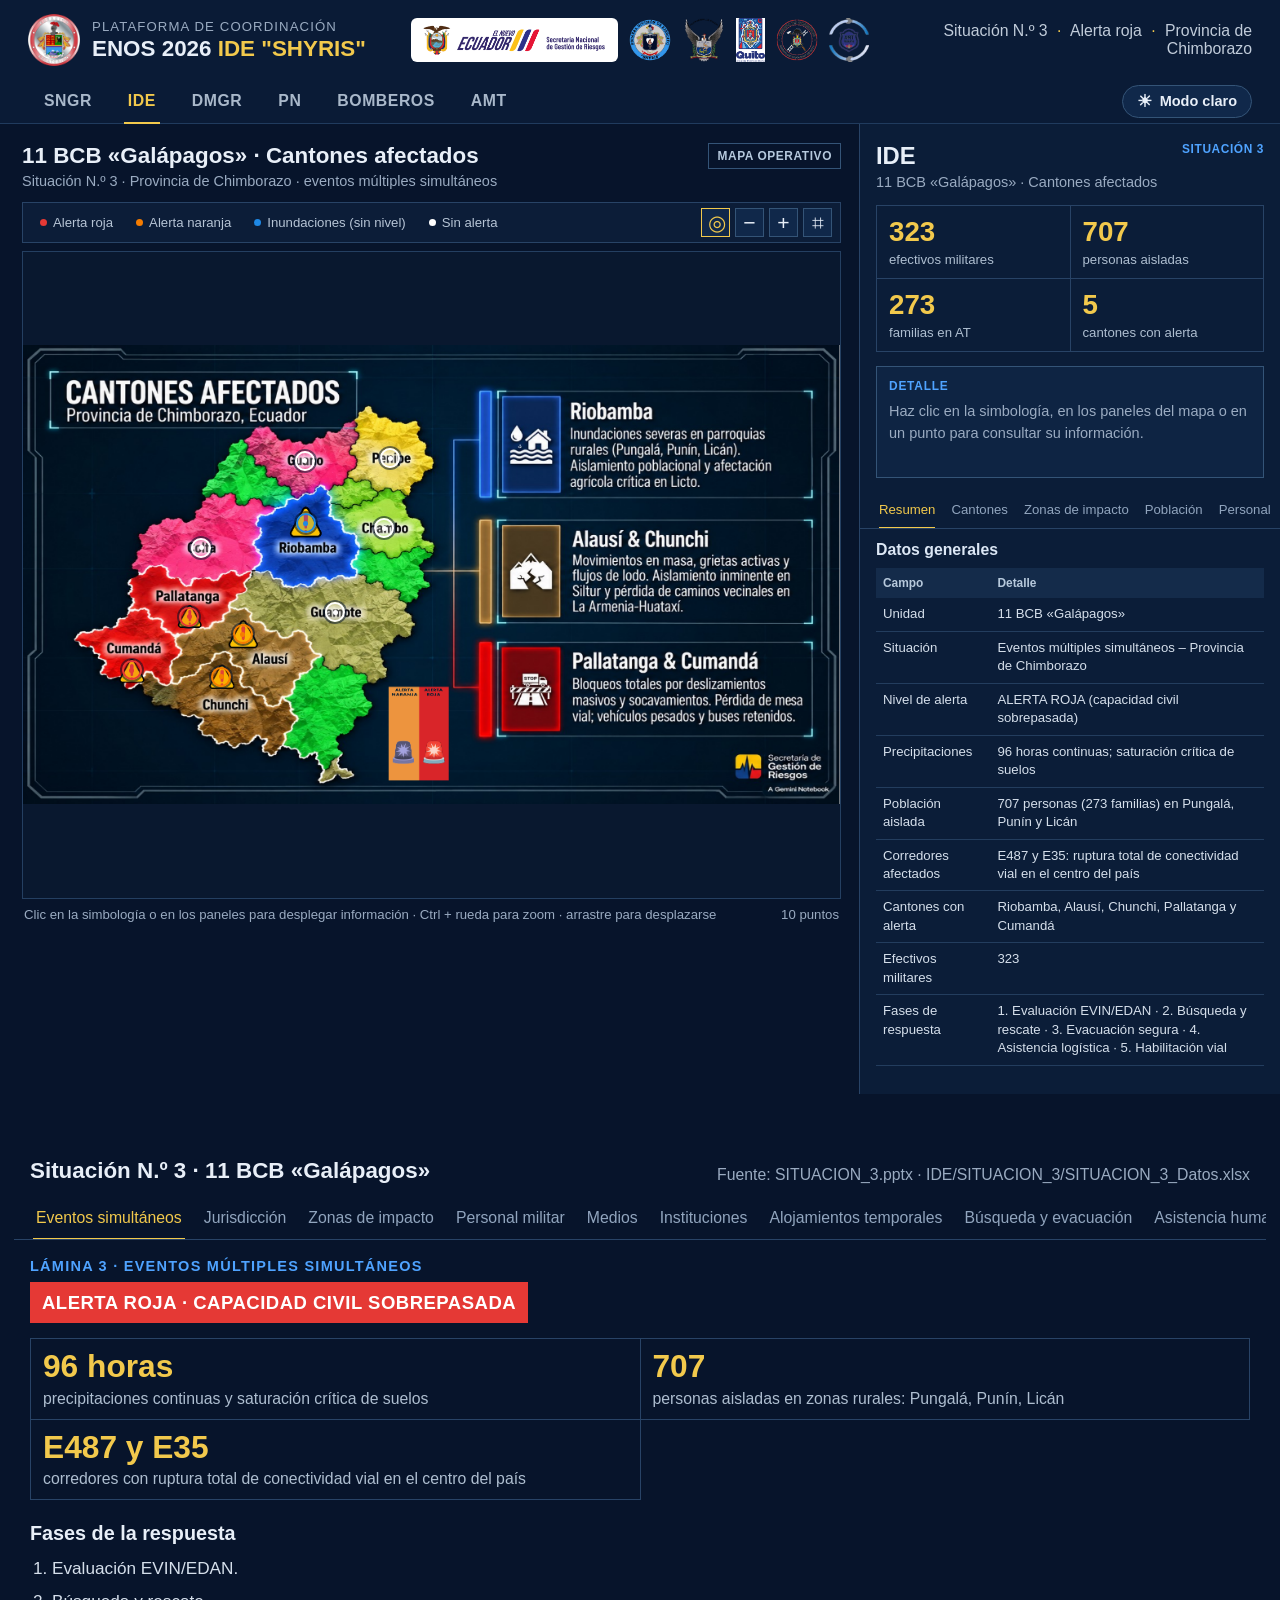
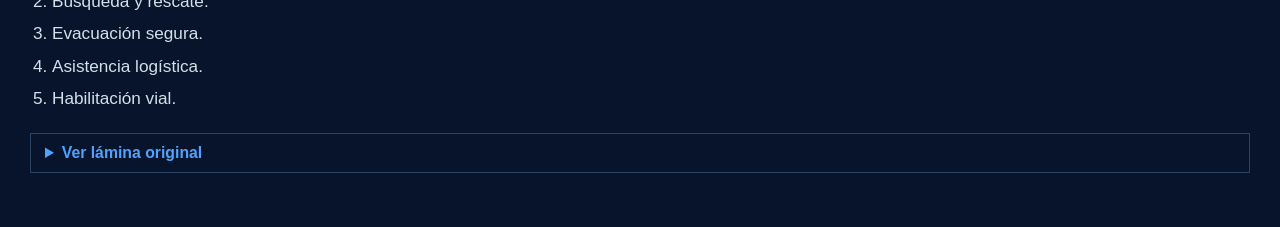
<file: index.html>
<!doctype html>
<html lang="es">
<head>
  <meta charset="utf-8">
  <meta name="viewport" content="width=device-width, initial-scale=1">
  <meta name="theme-color" content="#07142b">
  <title>ENOS 2026 IDE "SHYRIS"</title>
  <script>
    // Aplica el tema guardado antes de pintar la página para evitar un parpadeo.
    try { if (localStorage.getItem("enos-theme") === "light") document.documentElement.dataset.theme = "light"; } catch (error) {}
  </script>
  <link rel="stylesheet" href="css/styles.css">
  <script src="js/data.js" defer></script>
  <script src="js/dmgr-data.js" defer></script>
  <script src="js/ide-data.js" defer></script>
  <script src="js/plan-data.js" defer></script>
  <script src="js/bomberos-data.js" defer></script>
  <script src="js/app.js" defer></script>
</head>
<meta name="viewport" content="width=device-width, initial-scale=1.0">
<body>
  <header class="topbar">
    <div class="brand-lockup">
      <img class="brand-mark" src="LOGOS/00-ejercito-ecuatoriano.png" alt="Ejército Ecuatoriano">
      <div>
        <p class="brand-kicker">Plataforma de coordinación</p>
        <h1>ENOS 2026 <span>IDE</span> <span>"SHYRIS"</span></h1>
      </div>
    </div>
    <div class="logo-strip" aria-label="Instituciones participantes">
      <img class="logo-wide" src="LOGOS/01-sngr.png" alt="Secretaría Nacional de Gestión de Riesgos" title="Secretaría Nacional de Gestión de Riesgos">
      <img src="LOGOS/02-ide-shyris.png" alt="Primera División de Ejército «Shyris»" title="I-D.E. «Shyris»">
      <img src="LOGOS/03-policia-nacional.png" alt="Policía Nacional del Ecuador" title="Policía Nacional del Ecuador">
      <img src="LOGOS/04-alcaldia-quito.png" alt="Alcaldía Metropolitana de Quito" title="Alcaldía Metropolitana de Quito">
      <img src="LOGOS/05-bomberos-quito.png" alt="Cuerpo de Bomberos del Distrito Metropolitano de Quito" title="Cuerpo de Bomberos de Quito">
      <img src="LOGOS/06-amt.png" alt="Agencia Metropolitana de Tránsito" title="AMT">
    </div>
    <p class="event-meta">Evento 8 <span>·</span> 02/11/2028 – 01:00 <span>·</span> Distrito Metropolitano de Quito</p>
    <nav class="primary-nav" aria-label="Secciones principales">
      <a href="#sngr" data-route="sngr">SNGR</a>
      <a href="#ide" data-route="ide">IDE</a>
      <a href="#dmgr" data-route="dmgr">DMGR</a>
      <a href="#pn" data-route="pn">PN</a>
      <a href="#bomberos" data-route="bomberos">BOMBEROS</a>
      <a href="#amt" data-route="amt">AMT</a>
      <button class="theme-toggle" type="button" aria-pressed="true"><span aria-hidden="true">☀</span><span class="theme-toggle-label">Modo claro</span></button>
    </nav>
  </header>
  <main id="app-main" tabindex="-1"></main>
</body>
</html>
</file>
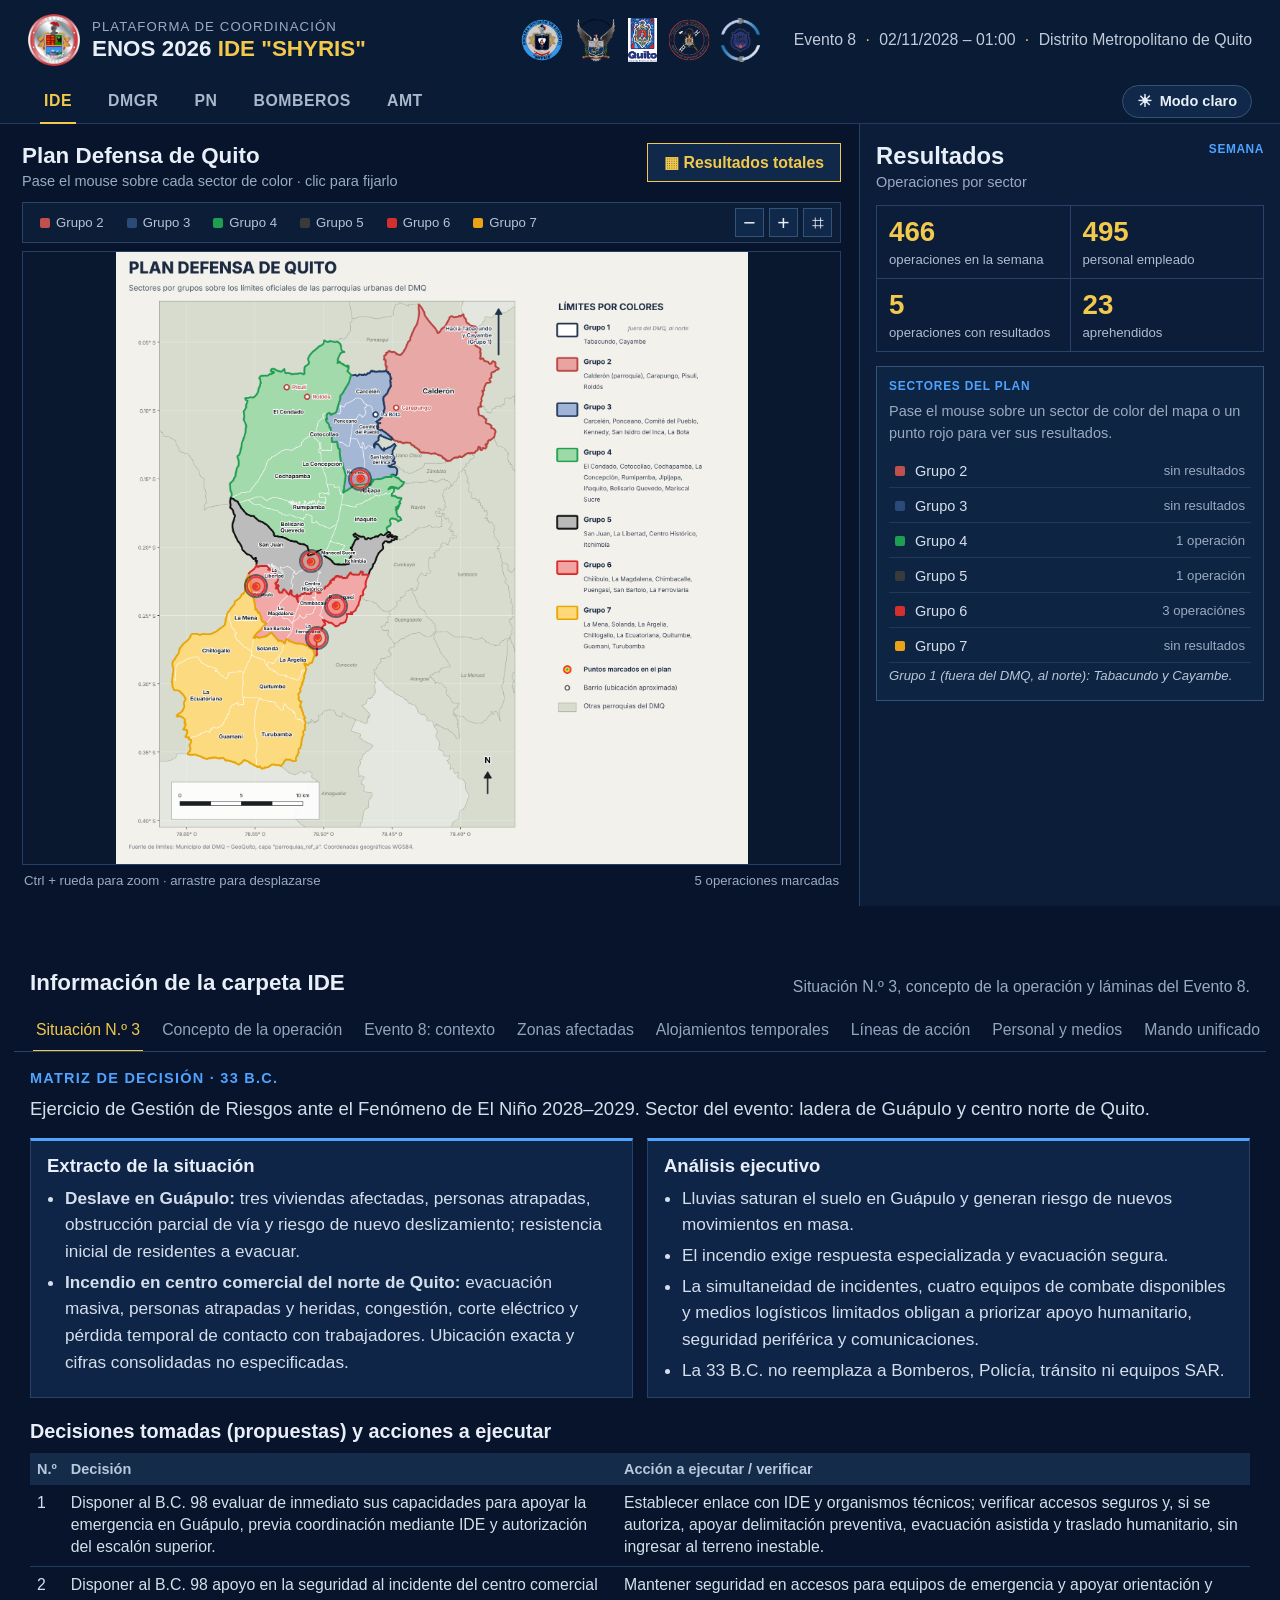
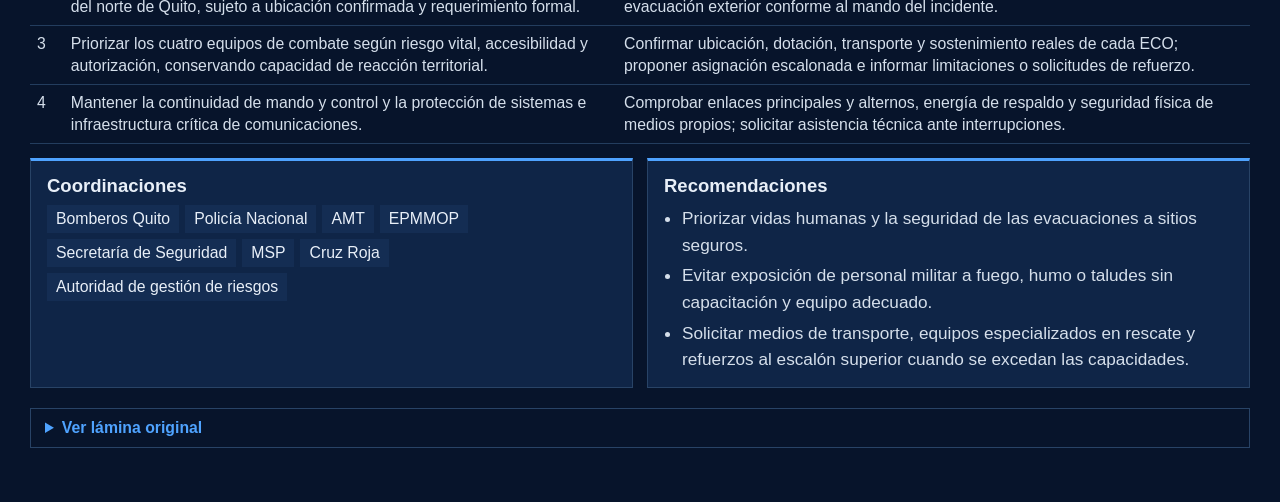
<file: ENOS_2026_IDE_SHYRIS/index.html>
<!doctype html>
<html lang="es">
<head>
  <meta charset="utf-8">
  <meta name="viewport" content="width=device-width, initial-scale=1">
  <meta name="theme-color" content="#07142b">
  <title>ENOS 2026 IDE "SHYRIS"</title>
  <script>
    // Aplica el tema guardado antes de pintar la página para evitar un parpadeo.
    try { if (localStorage.getItem("enos-theme") === "light") document.documentElement.dataset.theme = "light"; } catch (error) {}
  </script>
  <link rel="stylesheet" href="css/styles.css">
  <script src="js/data.js" defer></script>
  <script src="js/dmgr-data.js" defer></script>
  <script src="js/ide-data.js" defer></script>
  <script src="js/plan-data.js" defer></script>
  <script src="js/bomberos-data.js" defer></script>
  <script src="js/app.js" defer></script>
</head>
<body>
  <header class="topbar">
    <div class="brand-lockup">
      <img class="brand-mark" src="LOGOS/00-ejercito-ecuatoriano.png" alt="Ejército Ecuatoriano">
      <div>
        <p class="brand-kicker">Plataforma de coordinación</p>
        <h1>ENOS 2026 <span>IDE</span> <span>"SHYRIS"</span></h1>
      </div>
    </div>
    <div class="logo-strip" aria-label="Instituciones participantes">
      <img src="LOGOS/01-ide-shyris.png" alt="Primera División de Ejército «Shyris»" title="I-D.E. «Shyris»">
      <img src="LOGOS/02-policia-nacional.png" alt="Policía Nacional del Ecuador" title="Policía Nacional del Ecuador">
      <img src="LOGOS/03-alcaldia-quito.png" alt="Alcaldía Metropolitana de Quito" title="Alcaldía Metropolitana de Quito">
      <img src="LOGOS/04-bomberos-quito.png" alt="Cuerpo de Bomberos del Distrito Metropolitano de Quito" title="Cuerpo de Bomberos de Quito">
      <img src="LOGOS/05-amt.png" alt="Agencia Metropolitana de Tránsito" title="AMT">
    </div>
    <p class="event-meta">Evento 8 <span>·</span> 02/11/2028 – 01:00 <span>·</span> Distrito Metropolitano de Quito</p>
    <nav class="primary-nav" aria-label="Secciones principales">
      <a href="#ide" data-route="ide">IDE</a>
      <a href="#dmgr" data-route="dmgr">DMGR</a>
      <a href="#pn" data-route="pn">PN</a>
      <a href="#bomberos" data-route="bomberos">BOMBEROS</a>
      <a href="#amt" data-route="amt">AMT</a>
      <button class="theme-toggle" type="button" aria-pressed="true"><span aria-hidden="true">☀</span><span class="theme-toggle-label">Modo claro</span></button>
    </nav>
  </header>
  <main id="app-main" tabindex="-1"></main>
</body>
</html>
</file>
<file: css/styles.css>
:root {
  color-scheme: dark;
  --ink: #e8eff8;
  --muted: #9aabc1;
  --navy: #07142b;
  --panel: #0f2547;
  --panel-raised: #142d53;
  --line: #284366;
  --yellow: #f2c94c;
  --blue: #4fa3ff;
  --green: #49bd8b;
  --red: #e53935;
  --font: "Segoe UI", Tahoma, sans-serif;
  --topbar-bg: #0a1b36;
  --topbar-line: #203b5e;
  --text-soft: #c1ccda;
  --nav-text: #a9b8ca;
  --nav-hover: #ffffff;
  --hero-line: #29476b;
  --hero-bg: linear-gradient(115deg, #102c51, #0b1c37 74%);
  --home-label: #d8e4f3;
  --hover-bg: #10284a;
  --line-strong: #345477;
  --box-bg: #0e2443;
  --text-body: #d5dfeb;
  --bomb-active-bg: #2a1730;
  --tip-bg: #0e2443f2;
  --badge-text: #b6c9dd;
  --toolbar-bg: #0c1d38;
  --chip-text: #b6c4d5;
  --viewport-line: #243f61;
  --viewport-bg: #09182f;
  --meta-text: #b8c7d9;
  --meta-strong: #e6edf6;
  --side-bg: #0b1d38;
  --kpi-label: #aebed0;
  --tab-text: #91a5be;
  --heading-soft: #dce7f5;
  --th-bg: #142b4a;
  --th-text: #b7c9dc;
  --td-line: #233d5e;
  --row-hover: #183658;
  --input-bg: #0a1b34;
  --input-line: #355274;
  --list-line: #203958;
  --list-text: #d6e0ec;
  --list-hover: #142d4d;
  --legend-text: #c1cddd;
}

/* Modo claro: se activa con data-theme="light" en <html> desde el botón del encabezado. */
:root[data-theme="light"] {
  color-scheme: light;
  --ink: #12233d;
  --muted: #56677e;
  --navy: #eef2f7;
  --panel: #ffffff;
  --panel-raised: #e6edf6;
  --line: #c9d5e3;
  --yellow: #9a6a00;
  --blue: #1565c0;
  --green: #2e7d4f;
  --red: #d32f2f;
  --topbar-bg: #ffffff;
  --topbar-line: #c9d5e3;
  --text-soft: #3d4f66;
  --nav-text: #4c5d74;
  --nav-hover: #0b1b33;
  --hero-line: #c9d5e3;
  --hero-bg: linear-gradient(115deg, #ffffff, #e8eef6 74%);
  --home-label: #23344d;
  --hover-bg: #e3ebf5;
  --line-strong: #b5c4d6;
  --box-bg: #f5f8fc;
  --text-body: #23344d;
  --bomb-active-bg: #fdecec;
  --tip-bg: #fffffff5;
  --badge-text: #3d4f66;
  --toolbar-bg: #f5f8fc;
  --chip-text: #3d4f66;
  --viewport-line: #c9d5e3;
  --viewport-bg: #dde5ef;
  --meta-text: #3d4f66;
  --meta-strong: #0b1b33;
  --side-bg: #f7f9fc;
  --kpi-label: #4c5d74;
  --tab-text: #56677e;
  --heading-soft: #12233d;
  --th-bg: #e6edf6;
  --th-text: #2c3e57;
  --td-line: #dbe3ee;
  --row-hover: #e3ebf5;
  --input-bg: #ffffff;
  --input-line: #b5c4d6;
  --list-line: #dbe3ee;
  --list-text: #23344d;
  --list-hover: #e3ebf5;
  --legend-text: #3d4f66;
}
:root[data-theme="light"] .bomb-tip { box-shadow: 0 10px 30px rgba(20, 40, 70, .2); }

* { box-sizing: border-box; }
body { margin: 0; min-width: 320px; background: var(--navy); color: var(--ink); font-family: var(--font); font-size: 21.1px; }
button, input { font: inherit; }
button, a { -webkit-tap-highlight-color: transparent; }
.topbar { position: relative; z-index: 5; display: grid; grid-template-columns: minmax(260px, 1fr) auto minmax(260px, 1fr); align-items: center; gap: 4px 24px; padding: 14px 28px 0; background: var(--topbar-bg); border-bottom: 1px solid var(--topbar-line); }
.brand-lockup { display: flex; align-items: center; gap: 12px; min-width: 0; }
.brand-mark { display: block; flex: 0 0 auto; width: 52px; height: 52px; object-fit: contain; }
.brand-kicker { margin: 0 0 2px; color: var(--muted); font-size: 13.2px; letter-spacing: 1.1px; text-transform: uppercase; }
.brand-lockup h1 { margin: 0; font-size: 22.4px; font-weight: 700; }
.brand-lockup h1 span { color: var(--yellow); }
.logo-strip { display: flex; grid-column: 2; grid-row: 1; align-items: center; justify-content: center; gap: 14px; }
.logo-strip img { display: block; width: auto; height: 52px; object-fit: contain; }
/* Logo horizontal con texto oscuro: fondo blanco para que se lea sobre el encabezado oscuro. */
.sngr-page { display: grid; min-height: 58vh; place-items: center; padding: 32px 18px; text-align: center; }
.sngr-page img { width: min(520px, 90vw); height: auto; padding: 14px 20px; border-radius: 10px; background: #ffffff; }
.sngr-page h2 { margin: 22px 0 0; font-size: 26.4px; }
.sngr-page p { margin: 8px 0 0; color: var(--muted); font-size: 17.2px; }
.logo-strip .logo-wide { box-sizing: border-box; height: 44px; padding: 5px 9px; border-radius: 6px; background: #ffffff; }
.event-meta { grid-column: 3; grid-row: 1; justify-self: end; margin: 0; color: var(--text-soft); font-size: 15.8px; white-space: nowrap; }
.event-meta span { padding: 0 5px; color: var(--yellow); }
.primary-nav { display: flex; grid-column: 1 / -1; gap: 4px; margin-top: 10px; }
.primary-nav a { position: relative; padding: 12px 16px 13px; color: var(--nav-text); text-decoration: none; font-size: 15.8px; font-weight: 700; letter-spacing: .55px; }
.primary-nav a:hover { color: var(--nav-hover); }
.primary-nav a.active { color: var(--yellow); }
.theme-toggle { display: inline-flex; align-items: center; gap: 8px; align-self: center; margin-left: auto; padding: 7px 14px; border: 1px solid var(--line-strong); border-radius: 999px; background: var(--hover-bg); color: var(--ink); cursor: pointer; font-size: 14.5px; font-weight: 700; white-space: nowrap; }
.theme-toggle:hover { border-color: var(--yellow); color: var(--yellow); }
.theme-toggle span[aria-hidden] { font-size: 17.2px; line-height: 1; }
.primary-nav a.active::after { position: absolute; right: 12px; bottom: -1px; left: 12px; height: 2px; background: var(--yellow); content: ""; }

.page-shell { width: min(1480px, 100%); margin: 0 auto; padding: 32px 30px 54px; }
.eyebrow { margin: 0 0 8px; color: var(--blue); font-size: 14.5px; font-weight: 700; letter-spacing: 1.25px; text-transform: uppercase; }
.page-title { margin: 0; font-size: clamp(33px, 3.96vw, 50.2px); line-height: 1.15; }
.page-intro { max-width: 680px; margin: 10px 0 0; color: var(--muted); line-height: 1.6; }
.home-hero { position: relative; overflow: hidden; padding: 38px 42px 42px; border: 1px solid var(--hero-line); background: var(--hero-bg); }
.home-hero::after { position: absolute; top: 0; right: 10%; width: 1px; height: 100%; background: var(--input-line); content: ""; transform: skewX(-24deg); opacity: .45; }
.home-hero-copy { position: relative; z-index: 1; max-width: 730px; }
.home-hero .page-title { max-width: 640px; }
.home-hero .page-intro { margin-top: 14px; }
.home-label { display: inline-flex; align-items: center; gap: 8px; margin-top: 23px; color: var(--home-label); font-size: 15.8px; }
.home-label::before { width: 7px; height: 7px; background: var(--green); content: ""; }
.section-heading { display: flex; align-items: end; justify-content: space-between; gap: 20px; margin: 32px 0 14px; }
.section-heading h2 { margin: 0; font-size: 22.4px; }
.section-heading p { margin: 0; color: var(--muted); font-size: 15.8px; }
.unit-grid { display: grid; grid-template-columns: repeat(4, minmax(0, 1fr)); border-top: 1px solid var(--line); border-bottom: 1px solid var(--line); }
.unit-card { display: flex; min-height: 145px; flex-direction: column; align-items: flex-start; justify-content: space-between; padding: 19px 20px; border: 0; border-right: 1px solid var(--line); background: transparent; color: var(--ink); text-align: left; text-decoration: none; transition: background .18s ease; }
.unit-card:last-child { border-right: 0; }
.unit-card:hover { background: var(--hover-bg); }
.unit-card-name { font-size: 22.4px; font-weight: 700; }
.unit-card-foot { display: flex; width: 100%; align-items: center; justify-content: space-between; color: var(--muted); font-size: 13.2px; font-weight: 700; letter-spacing: .65px; }
.unit-card-foot strong { color: var(--blue); font-size: 11.9px; }
.unit-card.pending .unit-card-foot strong { color: var(--yellow); }
.ide-list { margin: 0; padding-left: 18px; color: var(--text-body); font-size: 17.2px; line-height: 1.55; }
.ide-list li + li { margin-top: 4px; }
.ide-tabs { margin: 0; }
.ide-tabs .data-tab { font-size: 15.8px; padding: 11px 10px 12px; }
.ide-section { padding: 18px 0 0; }
.ide-section h3 { margin: 22px 0 10px; font-size: 19.8px; }
.ide-section table { font-size: 15.8px; }
.ide-section th { font-size: 14.5px; }
.ide-section .table-note { font-size: 15.8px; }
.ide-lead { margin: 0 0 14px; color: var(--text-body); font-size: 18.5px; line-height: 1.6; }
.ide-alert { display: inline-block; padding: 6px 12px; background: var(--red); color: #fff; font-weight: 700; letter-spacing: .5px; text-transform: uppercase; }
.ide-kpis { grid-template-columns: repeat(auto-fit, minmax(170px, 1fr)); margin: 0 0 6px; }
.ide-kpis .kpi-value { font-size: 31.7px; }
.ide-kpis .kpi-label { font-size: 15.8px; }
.ide-cards { display: grid; grid-template-columns: repeat(auto-fit, minmax(260px, 1fr)); gap: 14px; margin: 14px 0; }
.ide-card { padding: 14px 16px; border: 1px solid var(--line); border-top: 3px solid var(--blue); background: var(--panel); }
.ide-card h4 { margin: 0 0 8px; font-size: 18.5px; }
.ide-card p { margin: 0 0 8px; color: var(--text-body); font-size: 17.2px; line-height: 1.55; }
.ide-tag { display: inline-block; padding: 4px 9px; border: 1px solid var(--yellow); color: var(--yellow) !important; font-weight: 700; }
.ide-chips { display: flex; flex-wrap: wrap; gap: 6px; }
.ide-chips span { padding: 5px 9px; background: var(--panel-raised); color: var(--ink); font-size: 15.8px; }
.ide-steps { margin: 0; padding-left: 22px; color: var(--text-body); font-size: 17.2px; line-height: 1.6; }

/* Pestaña IDE: mapa Plan Defensa de Quito */
.plan-overlays { position: absolute; inset: 0; pointer-events: none; }
.plan-overlay { position: absolute; inset: 0; width: 100%; height: 100%; opacity: 0; filter: drop-shadow(0 0 2px rgba(0, 0, 0, .6)) drop-shadow(0 0 10px rgba(255, 255, 255, .9)); transition: opacity .15s ease; }
.plan-overlay.active { opacity: 1; }
.map-viewport.plan-hovering { cursor: pointer; }
.plan-totals-button { padding: 9px 16px; border: 1px solid var(--yellow); background: var(--hover-bg); color: var(--yellow); cursor: pointer; font-size: 15.8px; font-weight: 700; white-space: nowrap; }
.plan-totals-button:hover, .plan-totals-button[aria-expanded="true"] { background: var(--yellow); color: var(--navy); }
.filter-chip.plan-chip[aria-pressed="false"] { opacity: 1; text-decoration: none; }
.filter-chip.plan-chip[aria-pressed="true"] { border-color: var(--yellow); color: var(--yellow); }
.plan-detail { min-height: 260px; }
.plan-detail-head { display: flex; align-items: center; gap: 10px; margin-bottom: 8px; padding-bottom: 8px; border-bottom: 3px solid var(--group-color); }
.plan-detail-head span { display: grid; flex: 0 0 26px; place-items: center; width: 26px; height: 26px; border-radius: 50%; background: var(--group-color); color: #fff; font-size: 14.5px; font-weight: 700; }
.plan-detail-head .detail-name { margin: 0; }
.plan-sub { margin-top: 14px; }
.plan-note { margin-top: 10px; color: var(--muted); font-style: italic; }
.plan-group-list { display: grid; gap: 2px; margin-top: 10px; }
.plan-group-row { display: grid; grid-template-columns: 10px 1fr auto; align-items: center; gap: 10px; padding: 8px 6px; border: 0; border-bottom: 1px solid var(--list-line); background: transparent; color: var(--list-text); cursor: pointer; font-size: 14.5px; text-align: left; }
.plan-group-row:hover { background: var(--list-hover); }
.plan-group-row span:last-child { color: var(--muted); font-size: 13.2px; }
.plan-group-row .filter-swatch, .plan-chip .filter-swatch { width: 10px; height: 10px; border-radius: 2px; }
.plan-op-link { display: flex; align-items: center; gap: 8px; width: 100%; margin-top: 4px; padding: 6px 8px; border: 1px solid var(--line); background: var(--panel); color: var(--ink); cursor: pointer; font-size: 14.5px; text-align: left; }
.plan-op-link:hover { border-color: var(--red); }
.plan-op-link b { display: grid; place-items: center; width: 22px; height: 22px; border-radius: 50%; background: var(--red); color: #fff; font-size: 13.2px; }
.plan-result-list { display: grid; gap: 8px; }
.plan-result-top { display: flex; justify-content: space-between; gap: 10px; color: var(--meta-text); font-size: 14.5px; }
.plan-result-top strong { color: var(--meta-strong); white-space: nowrap; }
.plan-result-top small { color: var(--muted); font-weight: 400; }
.plan-bar { height: 6px; margin-top: 4px; overflow: hidden; border-radius: 3px; background: var(--panel-raised); }
.plan-bar span { display: block; height: 100%; border-radius: 3px; background: var(--yellow); }
.plan-results { padding-top: 8px; }
.plan-results[hidden] { display: none; }
.plan-tab-content { padding-top: 16px; }
.plan-search { max-width: 420px; }
.plan-table { font-size: 17.2px; }
.plan-table td { padding: 10px 9px; }
.plan-table th { padding: 10px 9px; font-size: 14.5px; }
.ide-tabs { overflow-y: hidden; }
.plan-table .plan-total { color: var(--yellow); font-weight: 700; text-align: right; }
.plan-table th:last-child { text-align: right; }
.plan-sort { padding: 0; border: 0; background: none; color: inherit; cursor: pointer; font: inherit; font-weight: 700; }
.plan-sort:hover { color: var(--yellow); }
.plan-breakdown td { background: var(--box-bg); }
.plan-bar-row { display: grid; grid-template-columns: minmax(150px, 220px) 1fr 80px; align-items: center; gap: 12px; padding: 4px 0; color: var(--meta-text); font-size: 15.8px; }
.plan-bar-row .plan-bar { height: 10px; margin: 0; }
.plan-bar-row strong { color: var(--meta-strong); text-align: right; }
.plan-op-grid { display: grid; grid-template-columns: repeat(auto-fill, minmax(300px, 1fr)); gap: 14px; }
.plan-op-card { display: flex; flex-direction: column; gap: 6px; padding: 14px 16px; border: 1px solid var(--line); border-top: 4px solid var(--group-color); background: var(--panel); }
.plan-op-card header { display: flex; align-items: center; gap: 12px; margin-bottom: 4px; }
.plan-op-card header span { display: grid; flex: 0 0 34px; place-items: center; width: 34px; height: 34px; border-radius: 50%; background: var(--red); color: #fff; font-weight: 700; }
.plan-op-card h3 { margin: 0; font-size: 19.8px; }
.plan-op-card header p { margin: 2px 0 0; color: var(--muted); font-size: 14.5px; }
.plan-op-card > p { margin: 0; color: var(--text-body); font-size: 15.8px; line-height: 1.45; }
.plan-op-card .ide-chips { margin-top: 4px; }
.plan-op-card .ide-chips span { font-size: 14.5px; }
.plan-locate { align-self: flex-start; margin-top: auto; padding: 8px 12px; border: 1px solid var(--line-strong); background: var(--hover-bg); color: var(--ink); cursor: pointer; font-size: 14.5px; font-weight: 700; }
.plan-locate:hover { border-color: var(--yellow); color: var(--yellow); }
.plan-week-grid { display: grid; grid-template-columns: repeat(auto-fill, minmax(220px, 1fr)); gap: 12px; }
.plan-week-tile { display: flex; flex-direction: column; gap: 6px; padding: 16px; border: 1px solid var(--line); border-left: 4px solid var(--yellow); background: var(--panel); color: var(--ink); font: inherit; text-align: left; transition: transform .15s ease, border-color .15s ease; }
.plan-week-tile:hover { transform: translateY(-2px); border-color: var(--yellow); }
.plan-week-tile strong { color: var(--yellow); font-size: 36px; line-height: 1; }
.plan-week-tile span { color: var(--text-body); font-size: 15.8px; line-height: 1.35; }
.plan-week-tile small { color: var(--muted); font-size: 13.2px; text-transform: uppercase; letter-spacing: .5px; }
.plan-week-tile.zero { border-left-color: var(--line-strong); }
.plan-week-tile.zero strong { color: var(--muted); }
button.plan-week-tile { cursor: pointer; border-left-color: var(--red); }
button.plan-week-tile strong { color: var(--red); }
@media (max-width: 640px) { .plan-bar-row { grid-template-columns: 1fr 60px; } .plan-bar-row .plan-bar { grid-column: 1 / -1; grid-row: 2; } .map-topline { flex-wrap: wrap; } }
.ide-steps li + li { margin-top: 5px; }
.ide-originals { margin-top: 20px; border: 1px solid var(--line); }
.ide-originals summary { padding: 10px 14px; color: var(--blue); cursor: pointer; font-size: 15.8px; font-weight: 700; }
.ide-original-grid { display: grid; grid-template-columns: repeat(auto-fit, minmax(320px, 1fr)); gap: 12px; padding: 0 14px 14px; }
.ide-original-grid img { display: block; width: 100%; height: auto; border: 1px solid var(--line); }
.bomb-switch { display: grid; grid-template-columns: repeat(2, minmax(0, 220px)); gap: 14px; margin-bottom: 18px; }
.bomb-option { display: flex; align-items: center; gap: 14px; padding: 16px 18px; border: 1px solid var(--line); background: var(--panel); color: var(--ink); cursor: pointer; font-size: 21.1px; font-weight: 700; text-align: left; transition: border-color .15s ease, background .15s ease; }
.bomb-option svg { width: 40px; height: 40px; flex: 0 0 40px; color: var(--red); }
.bomb-option:hover { border-color: #e5393599; background: var(--hover-bg); }
.bomb-option.active { border-color: var(--red); background: var(--bomb-active-bg); box-shadow: inset 0 -3px 0 var(--red); }
.bomb-hotspot { position: absolute; padding: 0; border: 2px solid transparent; border-radius: 6px; background: transparent; cursor: help; transition: border-color .12s ease, background .12s ease; }
.bomb-hotspot.marker { border-radius: 11px; }
.bomb-hotspot:hover, .bomb-hotspot.active, .bomb-hotspot:focus-visible { border-color: var(--red); background: rgba(229, 57, 53, .12); outline: none; }
.bomb-tip { position: fixed; z-index: 50; width: min(300px, calc(100vw - 16px)); padding: 12px 14px; border: 1px solid var(--line-strong); border-left: 3px solid var(--red); background: var(--tip-bg); box-shadow: 0 10px 30px rgba(0, 0, 0, .45); pointer-events: none; }
.bomb-tip .detail-name { font-size: 18.5px; }
.bomb-tip .detail-meta { font-size: 15.8px; }
.bomb-tip-sub { margin: 10px 0 4px; }
.bomb-tip-note { margin-top: 8px; color: var(--muted); font-style: italic; }
@media (max-width: 560px) { .bomb-switch { grid-template-columns: 1fr 1fr; } .bomb-option { padding: 12px; font-size: 18.5px; } .bomb-option svg { width: 30px; height: 30px; flex-basis: 30px; } }

.map-layout { display: grid; grid-template-columns: minmax(0, 1fr) 420px; min-height: calc(100vh - 145px); }
.map-column { display: flex; min-width: 0; flex-direction: column; padding: 18px 18px 18px 22px; border-right: 1px solid var(--line); }
.map-topline { display: flex; align-items: start; justify-content: space-between; gap: 12px; padding: 1px 0 13px; }
.map-heading h2 { margin: 0; font-size: 22.4px; }
.map-heading p { margin: 4px 0 0; color: var(--muted); font-size: 14.5px; }
.map-badge { padding: 5px 8px; border: 1px solid var(--line-strong); color: var(--badge-text); font-size: 11.9px; font-weight: 700; letter-spacing: .6px; white-space: nowrap; }
.map-toolbar { display: flex; min-height: 40px; align-items: center; justify-content: space-between; gap: 8px; padding: 5px 8px; border: 1px solid var(--line); background: var(--toolbar-bg); }
.filter-list, .zoom-controls { display: flex; align-items: center; gap: 5px; }
.filter-list { min-width: 0; overflow-x: auto; }
.filter-chip { display: inline-flex; align-items: center; gap: 6px; min-height: 26px; padding: 0 8px; border: 1px solid transparent; background: transparent; color: var(--chip-text); cursor: pointer; font-size: 13.2px; white-space: nowrap; }
.filter-chip[aria-pressed="false"] { opacity: .48; text-decoration: line-through; }
.filter-chip:hover { border-color: var(--line); }
.filter-swatch { width: 7px; height: 7px; border-radius: 50%; background: var(--swatch); }
.tool-button { display: grid; flex: 0 0 29px; place-items: center; width: 29px; height: 29px; border: 1px solid var(--line-strong); background: var(--hover-bg); color: var(--ink); cursor: pointer; font-size: 21.1px; }
.tool-button:hover, .tool-button[aria-pressed="true"] { border-color: var(--yellow); color: var(--yellow); }
.map-viewport { position: relative; display: grid; flex: 1; min-height: 380px; max-height: 72vh; place-items: center; overflow: hidden; margin-top: 8px; border: 1px solid var(--viewport-line); background: var(--viewport-bg); touch-action: none; }
.map-content { position: relative; width: min(100%, calc(68vh * var(--map-ratio))); aspect-ratio: var(--map-ratio); flex: 0 0 auto; transform-origin: center; will-change: transform; }
.map-image { display: block; width: 100%; height: 100%; object-fit: contain; user-select: none; -webkit-user-drag: none; }
.map-error { position: absolute; inset: 0; display: grid; place-items: center; padding: 25px; background: var(--viewport-bg); color: #ffb5ad; font-size: 17.2px; text-align: center; }
.marker-layer { position: absolute; inset: 0; }
.map-marker { position: absolute; z-index: 1; display: grid; width: 20px; height: 20px; place-items: center; padding: 0; border: 2px solid var(--marker-color); border-radius: 50%; background: color-mix(in srgb, var(--marker-color) 22%, transparent); box-shadow: 0 0 0 2px #07142b8c; cursor: pointer; transform: translate(-50%, -50%); animation: pulse 2.4s ease-out infinite; }
.map-marker::after { position: absolute; width: 5px; height: 5px; border-radius: 50%; background: var(--marker-color); content: ""; }
.map-marker:hover, .map-marker.selected, .map-marker.related { z-index: 3; width: 26px; height: 26px; border-width: 3px; }
.map-marker.related { box-shadow: 0 0 0 4px #f2c94c66; }
.map-marker.dimmed { opacity: .16; animation: none; }
.map-marker.hidden { display: none; }
.map-marker[data-color="white"] { --marker-color: #fff; }
.circles-off .map-marker { border-color: transparent; background: transparent; box-shadow: none; animation: none; }
.circles-off .map-marker::after { width: 7px; height: 7px; }
.map-hotspot { position: absolute; z-index: 0; padding: 0; border: 2px solid transparent; border-radius: 4px; background: transparent; cursor: pointer; transition: border-color .15s ease, background .15s ease; }
.map-hotspot:hover, .map-hotspot:focus-visible { border-color: var(--yellow); background: rgba(242, 201, 76, .12); outline: none; }
.map-hotspot.active { border-color: var(--yellow); background: rgba(242, 201, 76, .2); box-shadow: 0 0 0 3px rgba(7, 20, 43, .55); }
.detail-list { margin: 4px 0 0; padding-left: 16px; color: var(--meta-text); font-size: 13.2px; line-height: 1.5; }
.detail-hint { margin-top: 8px; color: var(--blue); }
@keyframes pulse { 0%, 100% { box-shadow: 0 0 0 2px #07142b8c, 0 0 0 0 color-mix(in srgb, var(--marker-color) 34%, transparent); } 55% { box-shadow: 0 0 0 2px #07142b8c, 0 0 0 7px transparent; } }
.map-caption { display: flex; justify-content: space-between; gap: 12px; padding: 8px 2px 0; color: var(--muted); font-size: 13.2px; }

.side-panel { min-width: 0; padding: 18px 16px 28px; background: var(--side-bg); }
.panel-title-row { display: flex; align-items: start; justify-content: space-between; gap: 8px; }
.panel-title-row h2 { margin: 0; font-size: 23.8px; }
.panel-title-row p { margin: 4px 0 0; color: var(--muted); font-size: 14.5px; }
.unit-flag { color: var(--blue); font-size: 11.9px; font-weight: 700; letter-spacing: .6px; }
.kpi-grid { display: grid; grid-template-columns: repeat(2, minmax(0, 1fr)); margin-top: 15px; border-top: 1px solid var(--line); border-left: 1px solid var(--line); }
.kpi { min-height: 72px; padding: 11px 12px; border-right: 1px solid var(--line); border-bottom: 1px solid var(--line); }
.kpi-value { color: var(--yellow); font-size: 27.7px; font-weight: 700; line-height: 1.05; }
.kpi-label { margin-top: 6px; color: var(--kpi-label); font-size: 13.2px; }
.detail-box { min-height: 112px; margin-top: 14px; padding: 12px; border: 1px solid var(--line-strong); background: var(--box-bg); }
.detail-label { margin: 0 0 8px; color: var(--blue); font-size: 11.9px; font-weight: 700; letter-spacing: .8px; text-transform: uppercase; }
.detail-empty { margin: 0; color: var(--muted); font-size: 14.5px; line-height: 1.5; }
.detail-name { margin: 0 0 7px; font-size: 17.2px; font-weight: 700; }
.detail-meta { margin: 3px 0; color: var(--meta-text); font-size: 13.2px; line-height: 1.45; }
.detail-meta strong { color: var(--meta-strong); }
.data-tabs { display: flex; gap: 2px; margin: 14px -16px 0; padding: 0 12px; overflow-x: auto; border-bottom: 1px solid var(--line); scrollbar-width: thin; }
.data-tab { position: relative; flex: 0 0 auto; padding: 10px 7px 11px; border: 0; background: transparent; color: var(--tab-text); cursor: pointer; font-size: 13.2px; white-space: nowrap; }
.data-tab.active { color: var(--yellow); }
.data-tab.active::after { position: absolute; right: 7px; bottom: -1px; left: 7px; height: 2px; background: var(--yellow); content: ""; }
.table-wrap { max-width: 100%; overflow-x: auto; }
.data-content { padding-top: 12px; }
.data-content h3 { margin: 0 0 9px; color: var(--heading-soft); font-size: 15.8px; }
.data-content h3:not(:first-child) { margin-top: 18px; }
.data-content p { color: var(--chip-text); font-size: 14.5px; line-height: 1.55; }
table { width: 100%; border-collapse: collapse; font-size: 13.2px; }
th { padding: 8px 7px; background: var(--th-bg); color: var(--th-text); font-size: 11.9px; font-weight: 700; text-align: left; }
td { padding: 7px; border-bottom: 1px solid var(--td-line); color: var(--text-body); line-height: 1.4; vertical-align: top; }
tr.clickable { cursor: pointer; }
tr.clickable:hover, tr.clickable.row-selected { background: var(--row-hover); }
tr.total-row td { color: var(--yellow); font-weight: 700; }
.table-note { margin: 10px 0 0; color: var(--muted); font-size: 13.2px; line-height: 1.5; }
.search-input { width: 100%; margin: 0 0 9px; padding: 9px 10px; border: 1px solid var(--input-line); outline: none; background: var(--input-bg); color: var(--ink); font-size: 14.5px; }
.search-input:focus { border-color: var(--blue); }
.point-list { display: grid; gap: 1px; }
.point-list-item { display: flex; align-items: center; gap: 9px; padding: 8px 6px; border: 0; border-bottom: 1px solid var(--list-line); background: transparent; color: var(--list-text); cursor: pointer; text-align: left; font-size: 13.2px; }
.point-list-item:hover { background: var(--list-hover); }
.point-list-item[hidden] { display: none; }
.point-dot { flex: 0 0 8px; width: 8px; height: 8px; border-radius: 50%; background: var(--point-color); }
.legend-list { display: grid; gap: 8px; }
.legend-row { display: flex; align-items: center; gap: 8px; color: var(--legend-text); font-size: 13.2px; }
.legend-dot { width: 9px; height: 9px; border: 1px solid #ffffff55; border-radius: 50%; background: var(--point-color); }
.map-empty-state { padding: 24px; color: var(--muted); text-align: center; }

@media (max-width: 1500px) {
  .event-meta { white-space: normal; text-align: right; }
  .logo-strip { gap: 10px; }
  .logo-strip img { height: 44px; }
}
@media (max-width: 1100px) {
  .map-layout { grid-template-columns: minmax(0, 1fr) 420px; }
  .map-column { padding-left: 15px; }
}
@media (max-width: 999px) {
  .topbar { grid-template-columns: 1fr; gap: 8px; padding-right: 16px; padding-left: 16px; }
  .logo-strip { grid-column: 1; grid-row: auto; flex-wrap: wrap; }
  .logo-strip img { height: 40px; }
  .logo-strip .logo-wide { height: 36px; padding: 4px 7px; }
  .event-meta { grid-column: 1; grid-row: auto; justify-self: start; white-space: normal; text-align: left; }
  .primary-nav { grid-column: 1; margin-top: 0; overflow-x: auto; }
  .primary-nav a { padding: 11px 13px 12px; }
  .map-layout { display: flex; min-height: auto; flex-direction: column; }
  .map-column { min-height: 68vh; border-right: 0; border-bottom: 1px solid var(--line); }
  .map-viewport { min-height: min(56vw, 560px); max-height: 68vh; }
  .map-content { width: min(100%, calc(60vh * var(--map-ratio))); }
  .side-panel { padding: 18px 20px 28px; }
  .data-tabs { margin-right: -20px; margin-left: -20px; }
  .data-tab { padding-right: 10px; padding-left: 10px; }
  .page-shell { padding: 24px 18px 42px; }
}
@media (max-width: 640px) {
  .brand-lockup h1 { font-size: 19.8px; }
  .event-meta { font-size: 13.2px; }
  .home-hero { padding: 28px 22px; }
  .home-hero::after { right: 5%; }
  .unit-grid { grid-template-columns: repeat(2, minmax(0, 1fr)); }
  .unit-card { min-height: 118px; padding: 15px; border-bottom: 1px solid var(--line); }
  .unit-card:nth-child(2) { border-right: 0; }
  .unit-card:nth-child(3), .unit-card:nth-child(4) { border-bottom: 0; }
  .section-heading { align-items: start; flex-direction: column; gap: 6px; }
  .map-column { min-height: 58vh; padding: 14px 10px; }
  .map-topline { align-items: center; }
  .map-heading h2 { font-size: 19.8px; }
  .map-viewport { min-height: 55vw; }
  .map-toolbar { flex-wrap: wrap; }
  .filter-list { width: 100%; order: 2; }
  .zoom-controls { justify-content: flex-end; width: 100%; }
  .map-content { width: min(100%, calc(50vh * var(--map-ratio))); }
  .map-caption { font-size: 11.9px; }
  .map-marker { width: 16px; height: 16px; }
  .map-marker::after { width: 4px; height: 4px; }
  .side-panel { padding-right: 14px; padding-left: 14px; }
  .data-tabs { margin-right: -14px; margin-left: -14px; }
}
@media (prefers-reduced-motion: reduce) { *, *::before, *::after { scroll-behavior: auto !important; animation-duration: .01ms !important; animation-iteration-count: 1 !important; transition-duration: .01ms !important; } }
</file>
<file: ENOS_2026_IDE_SHYRIS/css/styles.css>
:root {
  color-scheme: dark;
  --ink: #e8eff8;
  --muted: #9aabc1;
  --navy: #07142b;
  --panel: #0f2547;
  --panel-raised: #142d53;
  --line: #284366;
  --yellow: #f2c94c;
  --blue: #4fa3ff;
  --green: #49bd8b;
  --red: #e53935;
  --font: "Segoe UI", Tahoma, sans-serif;
  --topbar-bg: #0a1b36;
  --topbar-line: #203b5e;
  --text-soft: #c1ccda;
  --nav-text: #a9b8ca;
  --nav-hover: #ffffff;
  --hero-line: #29476b;
  --hero-bg: linear-gradient(115deg, #102c51, #0b1c37 74%);
  --home-label: #d8e4f3;
  --hover-bg: #10284a;
  --line-strong: #345477;
  --box-bg: #0e2443;
  --text-body: #d5dfeb;
  --bomb-active-bg: #2a1730;
  --tip-bg: #0e2443f2;
  --badge-text: #b6c9dd;
  --toolbar-bg: #0c1d38;
  --chip-text: #b6c4d5;
  --viewport-line: #243f61;
  --viewport-bg: #09182f;
  --meta-text: #b8c7d9;
  --meta-strong: #e6edf6;
  --side-bg: #0b1d38;
  --kpi-label: #aebed0;
  --tab-text: #91a5be;
  --heading-soft: #dce7f5;
  --th-bg: #142b4a;
  --th-text: #b7c9dc;
  --td-line: #233d5e;
  --row-hover: #183658;
  --input-bg: #0a1b34;
  --input-line: #355274;
  --list-line: #203958;
  --list-text: #d6e0ec;
  --list-hover: #142d4d;
  --legend-text: #c1cddd;
}

/* Modo claro: se activa con data-theme="light" en <html> desde el botón del encabezado. */
:root[data-theme="light"] {
  color-scheme: light;
  --ink: #12233d;
  --muted: #56677e;
  --navy: #eef2f7;
  --panel: #ffffff;
  --panel-raised: #e6edf6;
  --line: #c9d5e3;
  --yellow: #9a6a00;
  --blue: #1565c0;
  --green: #2e7d4f;
  --red: #d32f2f;
  --topbar-bg: #ffffff;
  --topbar-line: #c9d5e3;
  --text-soft: #3d4f66;
  --nav-text: #4c5d74;
  --nav-hover: #0b1b33;
  --hero-line: #c9d5e3;
  --hero-bg: linear-gradient(115deg, #ffffff, #e8eef6 74%);
  --home-label: #23344d;
  --hover-bg: #e3ebf5;
  --line-strong: #b5c4d6;
  --box-bg: #f5f8fc;
  --text-body: #23344d;
  --bomb-active-bg: #fdecec;
  --tip-bg: #fffffff5;
  --badge-text: #3d4f66;
  --toolbar-bg: #f5f8fc;
  --chip-text: #3d4f66;
  --viewport-line: #c9d5e3;
  --viewport-bg: #dde5ef;
  --meta-text: #3d4f66;
  --meta-strong: #0b1b33;
  --side-bg: #f7f9fc;
  --kpi-label: #4c5d74;
  --tab-text: #56677e;
  --heading-soft: #12233d;
  --th-bg: #e6edf6;
  --th-text: #2c3e57;
  --td-line: #dbe3ee;
  --row-hover: #e3ebf5;
  --input-bg: #ffffff;
  --input-line: #b5c4d6;
  --list-line: #dbe3ee;
  --list-text: #23344d;
  --list-hover: #e3ebf5;
  --legend-text: #3d4f66;
}
:root[data-theme="light"] .bomb-tip { box-shadow: 0 10px 30px rgba(20, 40, 70, .2); }

* { box-sizing: border-box; }
body { margin: 0; min-width: 320px; background: var(--navy); color: var(--ink); font-family: var(--font); font-size: 21.1px; }
button, input { font: inherit; }
button, a { -webkit-tap-highlight-color: transparent; }
.topbar { position: relative; z-index: 5; display: grid; grid-template-columns: minmax(260px, 1fr) auto minmax(260px, 1fr); align-items: center; gap: 4px 24px; padding: 14px 28px 0; background: var(--topbar-bg); border-bottom: 1px solid var(--topbar-line); }
.brand-lockup { display: flex; align-items: center; gap: 12px; min-width: 0; }
.brand-mark { display: block; flex: 0 0 auto; width: 52px; height: 52px; object-fit: contain; }
.brand-kicker { margin: 0 0 2px; color: var(--muted); font-size: 13.2px; letter-spacing: 1.1px; text-transform: uppercase; }
.brand-lockup h1 { margin: 0; font-size: 22.4px; font-weight: 700; }
.brand-lockup h1 span { color: var(--yellow); }
.logo-strip { display: flex; grid-column: 2; grid-row: 1; align-items: center; justify-content: center; gap: 14px; }
.logo-strip img { display: block; width: auto; height: 52px; object-fit: contain; }
.event-meta { grid-column: 3; grid-row: 1; justify-self: end; margin: 0; color: var(--text-soft); font-size: 15.8px; white-space: nowrap; }
.event-meta span { padding: 0 5px; color: var(--yellow); }
.primary-nav { display: flex; grid-column: 1 / -1; gap: 4px; margin-top: 10px; }
.primary-nav a { position: relative; padding: 12px 16px 13px; color: var(--nav-text); text-decoration: none; font-size: 15.8px; font-weight: 700; letter-spacing: .55px; }
.primary-nav a:hover { color: var(--nav-hover); }
.primary-nav a.active { color: var(--yellow); }
.theme-toggle { display: inline-flex; align-items: center; gap: 8px; align-self: center; margin-left: auto; padding: 7px 14px; border: 1px solid var(--line-strong); border-radius: 999px; background: var(--hover-bg); color: var(--ink); cursor: pointer; font-size: 14.5px; font-weight: 700; white-space: nowrap; }
.theme-toggle:hover { border-color: var(--yellow); color: var(--yellow); }
.theme-toggle span[aria-hidden] { font-size: 17.2px; line-height: 1; }
.primary-nav a.active::after { position: absolute; right: 12px; bottom: -1px; left: 12px; height: 2px; background: var(--yellow); content: ""; }

.page-shell { width: min(1480px, 100%); margin: 0 auto; padding: 32px 30px 54px; }
.eyebrow { margin: 0 0 8px; color: var(--blue); font-size: 14.5px; font-weight: 700; letter-spacing: 1.25px; text-transform: uppercase; }
.page-title { margin: 0; font-size: clamp(33px, 3.96vw, 50.2px); line-height: 1.15; }
.page-intro { max-width: 680px; margin: 10px 0 0; color: var(--muted); line-height: 1.6; }
.home-hero { position: relative; overflow: hidden; padding: 38px 42px 42px; border: 1px solid var(--hero-line); background: var(--hero-bg); }
.home-hero::after { position: absolute; top: 0; right: 10%; width: 1px; height: 100%; background: var(--input-line); content: ""; transform: skewX(-24deg); opacity: .45; }
.home-hero-copy { position: relative; z-index: 1; max-width: 730px; }
.home-hero .page-title { max-width: 640px; }
.home-hero .page-intro { margin-top: 14px; }
.home-label { display: inline-flex; align-items: center; gap: 8px; margin-top: 23px; color: var(--home-label); font-size: 15.8px; }
.home-label::before { width: 7px; height: 7px; background: var(--green); content: ""; }
.section-heading { display: flex; align-items: end; justify-content: space-between; gap: 20px; margin: 32px 0 14px; }
.section-heading h2 { margin: 0; font-size: 22.4px; }
.section-heading p { margin: 0; color: var(--muted); font-size: 15.8px; }
.unit-grid { display: grid; grid-template-columns: repeat(4, minmax(0, 1fr)); border-top: 1px solid var(--line); border-bottom: 1px solid var(--line); }
.unit-card { display: flex; min-height: 145px; flex-direction: column; align-items: flex-start; justify-content: space-between; padding: 19px 20px; border: 0; border-right: 1px solid var(--line); background: transparent; color: var(--ink); text-align: left; text-decoration: none; transition: background .18s ease; }
.unit-card:last-child { border-right: 0; }
.unit-card:hover { background: var(--hover-bg); }
.unit-card-name { font-size: 22.4px; font-weight: 700; }
.unit-card-foot { display: flex; width: 100%; align-items: center; justify-content: space-between; color: var(--muted); font-size: 13.2px; font-weight: 700; letter-spacing: .65px; }
.unit-card-foot strong { color: var(--blue); font-size: 11.9px; }
.unit-card.pending .unit-card-foot strong { color: var(--yellow); }
.ide-list { margin: 0; padding-left: 18px; color: var(--text-body); font-size: 17.2px; line-height: 1.55; }
.ide-list li + li { margin-top: 4px; }
.ide-tabs { margin: 0; }
.ide-tabs .data-tab { font-size: 15.8px; padding: 11px 10px 12px; }
.ide-section { padding: 18px 0 0; }
.ide-section h3 { margin: 22px 0 10px; font-size: 19.8px; }
.ide-section table { font-size: 15.8px; }
.ide-section th { font-size: 14.5px; }
.ide-section .table-note { font-size: 15.8px; }
.ide-lead { margin: 0 0 14px; color: var(--text-body); font-size: 18.5px; line-height: 1.6; }
.ide-alert { display: inline-block; padding: 6px 12px; background: var(--red); color: #fff; font-weight: 700; letter-spacing: .5px; text-transform: uppercase; }
.ide-kpis { grid-template-columns: repeat(auto-fit, minmax(170px, 1fr)); margin: 0 0 6px; }
.ide-kpis .kpi-value { font-size: 31.7px; }
.ide-kpis .kpi-label { font-size: 15.8px; }
.ide-cards { display: grid; grid-template-columns: repeat(auto-fit, minmax(260px, 1fr)); gap: 14px; margin: 14px 0; }
.ide-card { padding: 14px 16px; border: 1px solid var(--line); border-top: 3px solid var(--blue); background: var(--panel); }
.ide-card h4 { margin: 0 0 8px; font-size: 18.5px; }
.ide-card p { margin: 0 0 8px; color: var(--text-body); font-size: 17.2px; line-height: 1.55; }
.ide-tag { display: inline-block; padding: 4px 9px; border: 1px solid var(--yellow); color: var(--yellow) !important; font-weight: 700; }
.ide-chips { display: flex; flex-wrap: wrap; gap: 6px; }
.ide-chips span { padding: 5px 9px; background: var(--panel-raised); color: var(--ink); font-size: 15.8px; }
.ide-steps { margin: 0; padding-left: 22px; color: var(--text-body); font-size: 17.2px; line-height: 1.6; }

/* Pestaña IDE: mapa Plan Defensa de Quito */
.plan-overlays { position: absolute; inset: 0; pointer-events: none; }
.plan-overlay { position: absolute; inset: 0; width: 100%; height: 100%; opacity: 0; filter: drop-shadow(0 0 2px rgba(0, 0, 0, .6)) drop-shadow(0 0 10px rgba(255, 255, 255, .9)); transition: opacity .15s ease; }
.plan-overlay.active { opacity: 1; }
.map-viewport.plan-hovering { cursor: pointer; }
.plan-totals-button { padding: 9px 16px; border: 1px solid var(--yellow); background: var(--hover-bg); color: var(--yellow); cursor: pointer; font-size: 15.8px; font-weight: 700; white-space: nowrap; }
.plan-totals-button:hover, .plan-totals-button[aria-expanded="true"] { background: var(--yellow); color: var(--navy); }
.filter-chip.plan-chip[aria-pressed="false"] { opacity: 1; text-decoration: none; }
.filter-chip.plan-chip[aria-pressed="true"] { border-color: var(--yellow); color: var(--yellow); }
.plan-detail { min-height: 260px; }
.plan-detail-head { display: flex; align-items: center; gap: 10px; margin-bottom: 8px; padding-bottom: 8px; border-bottom: 3px solid var(--group-color); }
.plan-detail-head span { display: grid; flex: 0 0 26px; place-items: center; width: 26px; height: 26px; border-radius: 50%; background: var(--group-color); color: #fff; font-size: 14.5px; font-weight: 700; }
.plan-detail-head .detail-name { margin: 0; }
.plan-sub { margin-top: 14px; }
.plan-note { margin-top: 10px; color: var(--muted); font-style: italic; }
.plan-group-list { display: grid; gap: 2px; margin-top: 10px; }
.plan-group-row { display: grid; grid-template-columns: 10px 1fr auto; align-items: center; gap: 10px; padding: 8px 6px; border: 0; border-bottom: 1px solid var(--list-line); background: transparent; color: var(--list-text); cursor: pointer; font-size: 14.5px; text-align: left; }
.plan-group-row:hover { background: var(--list-hover); }
.plan-group-row span:last-child { color: var(--muted); font-size: 13.2px; }
.plan-group-row .filter-swatch, .plan-chip .filter-swatch { width: 10px; height: 10px; border-radius: 2px; }
.plan-op-link { display: flex; align-items: center; gap: 8px; width: 100%; margin-top: 4px; padding: 6px 8px; border: 1px solid var(--line); background: var(--panel); color: var(--ink); cursor: pointer; font-size: 14.5px; text-align: left; }
.plan-op-link:hover { border-color: var(--red); }
.plan-op-link b { display: grid; place-items: center; width: 22px; height: 22px; border-radius: 50%; background: var(--red); color: #fff; font-size: 13.2px; }
.plan-result-list { display: grid; gap: 8px; }
.plan-result-top { display: flex; justify-content: space-between; gap: 10px; color: var(--meta-text); font-size: 14.5px; }
.plan-result-top strong { color: var(--meta-strong); white-space: nowrap; }
.plan-result-top small { color: var(--muted); font-weight: 400; }
.plan-bar { height: 6px; margin-top: 4px; overflow: hidden; border-radius: 3px; background: var(--panel-raised); }
.plan-bar span { display: block; height: 100%; border-radius: 3px; background: var(--yellow); }
.plan-results { padding-top: 8px; }
.plan-results[hidden] { display: none; }
.plan-tab-content { padding-top: 16px; }
.plan-search { max-width: 420px; }
.plan-table { font-size: 17.2px; }
.plan-table td { padding: 10px 9px; }
.plan-table th { padding: 10px 9px; font-size: 14.5px; }
.ide-tabs { overflow-y: hidden; }
.plan-table .plan-total { color: var(--yellow); font-weight: 700; text-align: right; }
.plan-table th:last-child { text-align: right; }
.plan-sort { padding: 0; border: 0; background: none; color: inherit; cursor: pointer; font: inherit; font-weight: 700; }
.plan-sort:hover { color: var(--yellow); }
.plan-breakdown td { background: var(--box-bg); }
.plan-bar-row { display: grid; grid-template-columns: minmax(150px, 220px) 1fr 80px; align-items: center; gap: 12px; padding: 4px 0; color: var(--meta-text); font-size: 15.8px; }
.plan-bar-row .plan-bar { height: 10px; margin: 0; }
.plan-bar-row strong { color: var(--meta-strong); text-align: right; }
.plan-op-grid { display: grid; grid-template-columns: repeat(auto-fill, minmax(300px, 1fr)); gap: 14px; }
.plan-op-card { display: flex; flex-direction: column; gap: 6px; padding: 14px 16px; border: 1px solid var(--line); border-top: 4px solid var(--group-color); background: var(--panel); }
.plan-op-card header { display: flex; align-items: center; gap: 12px; margin-bottom: 4px; }
.plan-op-card header span { display: grid; flex: 0 0 34px; place-items: center; width: 34px; height: 34px; border-radius: 50%; background: var(--red); color: #fff; font-weight: 700; }
.plan-op-card h3 { margin: 0; font-size: 19.8px; }
.plan-op-card header p { margin: 2px 0 0; color: var(--muted); font-size: 14.5px; }
.plan-op-card > p { margin: 0; color: var(--text-body); font-size: 15.8px; line-height: 1.45; }
.plan-op-card .ide-chips { margin-top: 4px; }
.plan-op-card .ide-chips span { font-size: 14.5px; }
.plan-locate { align-self: flex-start; margin-top: auto; padding: 8px 12px; border: 1px solid var(--line-strong); background: var(--hover-bg); color: var(--ink); cursor: pointer; font-size: 14.5px; font-weight: 700; }
.plan-locate:hover { border-color: var(--yellow); color: var(--yellow); }
.plan-week-grid { display: grid; grid-template-columns: repeat(auto-fill, minmax(220px, 1fr)); gap: 12px; }
.plan-week-tile { display: flex; flex-direction: column; gap: 6px; padding: 16px; border: 1px solid var(--line); border-left: 4px solid var(--yellow); background: var(--panel); color: var(--ink); font: inherit; text-align: left; transition: transform .15s ease, border-color .15s ease; }
.plan-week-tile:hover { transform: translateY(-2px); border-color: var(--yellow); }
.plan-week-tile strong { color: var(--yellow); font-size: 36px; line-height: 1; }
.plan-week-tile span { color: var(--text-body); font-size: 15.8px; line-height: 1.35; }
.plan-week-tile small { color: var(--muted); font-size: 13.2px; text-transform: uppercase; letter-spacing: .5px; }
.plan-week-tile.zero { border-left-color: var(--line-strong); }
.plan-week-tile.zero strong { color: var(--muted); }
button.plan-week-tile { cursor: pointer; border-left-color: var(--red); }
button.plan-week-tile strong { color: var(--red); }
@media (max-width: 640px) { .plan-bar-row { grid-template-columns: 1fr 60px; } .plan-bar-row .plan-bar { grid-column: 1 / -1; grid-row: 2; } .map-topline { flex-wrap: wrap; } }
.ide-steps li + li { margin-top: 5px; }
.ide-originals { margin-top: 20px; border: 1px solid var(--line); }
.ide-originals summary { padding: 10px 14px; color: var(--blue); cursor: pointer; font-size: 15.8px; font-weight: 700; }
.ide-original-grid { display: grid; grid-template-columns: repeat(auto-fit, minmax(320px, 1fr)); gap: 12px; padding: 0 14px 14px; }
.ide-original-grid img { display: block; width: 100%; height: auto; border: 1px solid var(--line); }
.bomb-switch { display: grid; grid-template-columns: repeat(2, minmax(0, 220px)); gap: 14px; margin-bottom: 18px; }
.bomb-option { display: flex; align-items: center; gap: 14px; padding: 16px 18px; border: 1px solid var(--line); background: var(--panel); color: var(--ink); cursor: pointer; font-size: 21.1px; font-weight: 700; text-align: left; transition: border-color .15s ease, background .15s ease; }
.bomb-option svg { width: 40px; height: 40px; flex: 0 0 40px; color: var(--red); }
.bomb-option:hover { border-color: #e5393599; background: var(--hover-bg); }
.bomb-option.active { border-color: var(--red); background: var(--bomb-active-bg); box-shadow: inset 0 -3px 0 var(--red); }
.bomb-hotspot { position: absolute; padding: 0; border: 2px solid transparent; border-radius: 6px; background: transparent; cursor: help; transition: border-color .12s ease, background .12s ease; }
.bomb-hotspot.marker { border-radius: 11px; }
.bomb-hotspot:hover, .bomb-hotspot.active, .bomb-hotspot:focus-visible { border-color: var(--red); background: rgba(229, 57, 53, .12); outline: none; }
.bomb-tip { position: fixed; z-index: 50; width: min(300px, calc(100vw - 16px)); padding: 12px 14px; border: 1px solid var(--line-strong); border-left: 3px solid var(--red); background: var(--tip-bg); box-shadow: 0 10px 30px rgba(0, 0, 0, .45); pointer-events: none; }
.bomb-tip .detail-name { font-size: 18.5px; }
.bomb-tip .detail-meta { font-size: 15.8px; }
.bomb-tip-sub { margin: 10px 0 4px; }
.bomb-tip-note { margin-top: 8px; color: var(--muted); font-style: italic; }
@media (max-width: 560px) { .bomb-switch { grid-template-columns: 1fr 1fr; } .bomb-option { padding: 12px; font-size: 18.5px; } .bomb-option svg { width: 30px; height: 30px; flex-basis: 30px; } }

.map-layout { display: grid; grid-template-columns: minmax(0, 1fr) 420px; min-height: calc(100vh - 145px); }
.map-column { display: flex; min-width: 0; flex-direction: column; padding: 18px 18px 18px 22px; border-right: 1px solid var(--line); }
.map-topline { display: flex; align-items: start; justify-content: space-between; gap: 12px; padding: 1px 0 13px; }
.map-heading h2 { margin: 0; font-size: 22.4px; }
.map-heading p { margin: 4px 0 0; color: var(--muted); font-size: 14.5px; }
.map-badge { padding: 5px 8px; border: 1px solid var(--line-strong); color: var(--badge-text); font-size: 11.9px; font-weight: 700; letter-spacing: .6px; white-space: nowrap; }
.map-toolbar { display: flex; min-height: 40px; align-items: center; justify-content: space-between; gap: 8px; padding: 5px 8px; border: 1px solid var(--line); background: var(--toolbar-bg); }
.filter-list, .zoom-controls { display: flex; align-items: center; gap: 5px; }
.filter-list { min-width: 0; overflow-x: auto; }
.filter-chip { display: inline-flex; align-items: center; gap: 6px; min-height: 26px; padding: 0 8px; border: 1px solid transparent; background: transparent; color: var(--chip-text); cursor: pointer; font-size: 13.2px; white-space: nowrap; }
.filter-chip[aria-pressed="false"] { opacity: .48; text-decoration: line-through; }
.filter-chip:hover { border-color: var(--line); }
.filter-swatch { width: 7px; height: 7px; border-radius: 50%; background: var(--swatch); }
.tool-button { display: grid; flex: 0 0 29px; place-items: center; width: 29px; height: 29px; border: 1px solid var(--line-strong); background: var(--hover-bg); color: var(--ink); cursor: pointer; font-size: 21.1px; }
.tool-button:hover, .tool-button[aria-pressed="true"] { border-color: var(--yellow); color: var(--yellow); }
.map-viewport { position: relative; display: grid; flex: 1; min-height: 380px; max-height: 72vh; place-items: center; overflow: hidden; margin-top: 8px; border: 1px solid var(--viewport-line); background: var(--viewport-bg); touch-action: none; }
.map-content { position: relative; width: min(100%, calc(68vh * var(--map-ratio))); aspect-ratio: var(--map-ratio); flex: 0 0 auto; transform-origin: center; will-change: transform; }
.map-image { display: block; width: 100%; height: 100%; object-fit: contain; user-select: none; -webkit-user-drag: none; }
.map-error { position: absolute; inset: 0; display: grid; place-items: center; padding: 25px; background: var(--viewport-bg); color: #ffb5ad; font-size: 17.2px; text-align: center; }
.marker-layer { position: absolute; inset: 0; }
.map-marker { position: absolute; z-index: 1; display: grid; width: 20px; height: 20px; place-items: center; padding: 0; border: 2px solid var(--marker-color); border-radius: 50%; background: color-mix(in srgb, var(--marker-color) 22%, transparent); box-shadow: 0 0 0 2px #07142b8c; cursor: pointer; transform: translate(-50%, -50%); animation: pulse 2.4s ease-out infinite; }
.map-marker::after { position: absolute; width: 5px; height: 5px; border-radius: 50%; background: var(--marker-color); content: ""; }
.map-marker:hover, .map-marker.selected, .map-marker.related { z-index: 3; width: 26px; height: 26px; border-width: 3px; }
.map-marker.related { box-shadow: 0 0 0 4px #f2c94c66; }
.map-marker.dimmed { opacity: .16; animation: none; }
.map-marker.hidden { display: none; }
.map-marker[data-color="white"] { --marker-color: #fff; }
.circles-off .map-marker { border-color: transparent; background: transparent; box-shadow: none; animation: none; }
.circles-off .map-marker::after { width: 7px; height: 7px; }
.map-hotspot { position: absolute; z-index: 0; padding: 0; border: 2px solid transparent; border-radius: 4px; background: transparent; cursor: pointer; transition: border-color .15s ease, background .15s ease; }
.map-hotspot:hover, .map-hotspot:focus-visible { border-color: var(--yellow); background: rgba(242, 201, 76, .12); outline: none; }
.map-hotspot.active { border-color: var(--yellow); background: rgba(242, 201, 76, .2); box-shadow: 0 0 0 3px rgba(7, 20, 43, .55); }
.detail-list { margin: 4px 0 0; padding-left: 16px; color: var(--meta-text); font-size: 13.2px; line-height: 1.5; }
.detail-hint { margin-top: 8px; color: var(--blue); }
@keyframes pulse { 0%, 100% { box-shadow: 0 0 0 2px #07142b8c, 0 0 0 0 color-mix(in srgb, var(--marker-color) 34%, transparent); } 55% { box-shadow: 0 0 0 2px #07142b8c, 0 0 0 7px transparent; } }
.map-caption { display: flex; justify-content: space-between; gap: 12px; padding: 8px 2px 0; color: var(--muted); font-size: 13.2px; }

.side-panel { min-width: 0; padding: 18px 16px 28px; background: var(--side-bg); }
.panel-title-row { display: flex; align-items: start; justify-content: space-between; gap: 8px; }
.panel-title-row h2 { margin: 0; font-size: 23.8px; }
.panel-title-row p { margin: 4px 0 0; color: var(--muted); font-size: 14.5px; }
.unit-flag { color: var(--blue); font-size: 11.9px; font-weight: 700; letter-spacing: .6px; }
.kpi-grid { display: grid; grid-template-columns: repeat(2, minmax(0, 1fr)); margin-top: 15px; border-top: 1px solid var(--line); border-left: 1px solid var(--line); }
.kpi { min-height: 72px; padding: 11px 12px; border-right: 1px solid var(--line); border-bottom: 1px solid var(--line); }
.kpi-value { color: var(--yellow); font-size: 27.7px; font-weight: 700; line-height: 1.05; }
.kpi-label { margin-top: 6px; color: var(--kpi-label); font-size: 13.2px; }
.detail-box { min-height: 112px; margin-top: 14px; padding: 12px; border: 1px solid var(--line-strong); background: var(--box-bg); }
.detail-label { margin: 0 0 8px; color: var(--blue); font-size: 11.9px; font-weight: 700; letter-spacing: .8px; text-transform: uppercase; }
.detail-empty { margin: 0; color: var(--muted); font-size: 14.5px; line-height: 1.5; }
.detail-name { margin: 0 0 7px; font-size: 17.2px; font-weight: 700; }
.detail-meta { margin: 3px 0; color: var(--meta-text); font-size: 13.2px; line-height: 1.45; }
.detail-meta strong { color: var(--meta-strong); }
.data-tabs { display: flex; gap: 2px; margin: 14px -16px 0; padding: 0 12px; overflow-x: auto; border-bottom: 1px solid var(--line); scrollbar-width: thin; }
.data-tab { position: relative; flex: 0 0 auto; padding: 10px 7px 11px; border: 0; background: transparent; color: var(--tab-text); cursor: pointer; font-size: 13.2px; white-space: nowrap; }
.data-tab.active { color: var(--yellow); }
.data-tab.active::after { position: absolute; right: 7px; bottom: -1px; left: 7px; height: 2px; background: var(--yellow); content: ""; }
.table-wrap { max-width: 100%; overflow-x: auto; }
.data-content { padding-top: 12px; }
.data-content h3 { margin: 0 0 9px; color: var(--heading-soft); font-size: 15.8px; }
.data-content h3:not(:first-child) { margin-top: 18px; }
.data-content p { color: var(--chip-text); font-size: 14.5px; line-height: 1.55; }
table { width: 100%; border-collapse: collapse; font-size: 13.2px; }
th { padding: 8px 7px; background: var(--th-bg); color: var(--th-text); font-size: 11.9px; font-weight: 700; text-align: left; }
td { padding: 7px; border-bottom: 1px solid var(--td-line); color: var(--text-body); line-height: 1.4; vertical-align: top; }
tr.clickable { cursor: pointer; }
tr.clickable:hover, tr.clickable.row-selected { background: var(--row-hover); }
tr.total-row td { color: var(--yellow); font-weight: 700; }
.table-note { margin: 10px 0 0; color: var(--muted); font-size: 13.2px; line-height: 1.5; }
.search-input { width: 100%; margin: 0 0 9px; padding: 9px 10px; border: 1px solid var(--input-line); outline: none; background: var(--input-bg); color: var(--ink); font-size: 14.5px; }
.search-input:focus { border-color: var(--blue); }
.point-list { display: grid; gap: 1px; }
.point-list-item { display: flex; align-items: center; gap: 9px; padding: 8px 6px; border: 0; border-bottom: 1px solid var(--list-line); background: transparent; color: var(--list-text); cursor: pointer; text-align: left; font-size: 13.2px; }
.point-list-item:hover { background: var(--list-hover); }
.point-list-item[hidden] { display: none; }
.point-dot { flex: 0 0 8px; width: 8px; height: 8px; border-radius: 50%; background: var(--point-color); }
.legend-list { display: grid; gap: 8px; }
.legend-row { display: flex; align-items: center; gap: 8px; color: var(--legend-text); font-size: 13.2px; }
.legend-dot { width: 9px; height: 9px; border: 1px solid #ffffff55; border-radius: 50%; background: var(--point-color); }
.map-empty-state { padding: 24px; color: var(--muted); text-align: center; }

@media (max-width: 1280px) {
  .event-meta { white-space: normal; text-align: right; }
  .logo-strip { gap: 10px; }
  .logo-strip img { height: 44px; }
}
@media (max-width: 1100px) {
  .map-layout { grid-template-columns: minmax(0, 1fr) 420px; }
  .map-column { padding-left: 15px; }
}
@media (max-width: 999px) {
  .topbar { grid-template-columns: 1fr; gap: 8px; padding-right: 16px; padding-left: 16px; }
  .logo-strip { grid-column: 1; grid-row: auto; flex-wrap: wrap; }
  .logo-strip img { height: 40px; }
  .event-meta { grid-column: 1; grid-row: auto; justify-self: start; white-space: normal; text-align: left; }
  .primary-nav { grid-column: 1; margin-top: 0; overflow-x: auto; }
  .primary-nav a { padding: 11px 13px 12px; }
  .map-layout { display: flex; min-height: auto; flex-direction: column; }
  .map-column { min-height: 68vh; border-right: 0; border-bottom: 1px solid var(--line); }
  .map-viewport { min-height: min(56vw, 560px); max-height: 68vh; }
  .map-content { width: min(100%, calc(60vh * var(--map-ratio))); }
  .side-panel { padding: 18px 20px 28px; }
  .data-tabs { margin-right: -20px; margin-left: -20px; }
  .data-tab { padding-right: 10px; padding-left: 10px; }
  .page-shell { padding: 24px 18px 42px; }
}
@media (max-width: 640px) {
  .brand-lockup h1 { font-size: 19.8px; }
  .event-meta { font-size: 13.2px; }
  .home-hero { padding: 28px 22px; }
  .home-hero::after { right: 5%; }
  .unit-grid { grid-template-columns: repeat(2, minmax(0, 1fr)); }
  .unit-card { min-height: 118px; padding: 15px; border-bottom: 1px solid var(--line); }
  .unit-card:nth-child(2) { border-right: 0; }
  .unit-card:nth-child(3), .unit-card:nth-child(4) { border-bottom: 0; }
  .section-heading { align-items: start; flex-direction: column; gap: 6px; }
  .map-column { min-height: 58vh; padding: 14px 10px; }
  .map-topline { align-items: center; }
  .map-heading h2 { font-size: 19.8px; }
  .map-viewport { min-height: 55vw; }
  .map-toolbar { flex-wrap: wrap; }
  .filter-list { width: 100%; order: 2; }
  .zoom-controls { justify-content: flex-end; width: 100%; }
  .map-content { width: min(100%, calc(50vh * var(--map-ratio))); }
  .map-caption { font-size: 11.9px; }
  .map-marker { width: 16px; height: 16px; }
  .map-marker::after { width: 4px; height: 4px; }
  .side-panel { padding-right: 14px; padding-left: 14px; }
  .data-tabs { margin-right: -14px; margin-left: -14px; }
}
@media (prefers-reduced-motion: reduce) { *, *::before, *::after { scroll-behavior: auto !important; animation-duration: .01ms !important; animation-iteration-count: 1 !important; transition-duration: .01ms !important; } }
</file>
